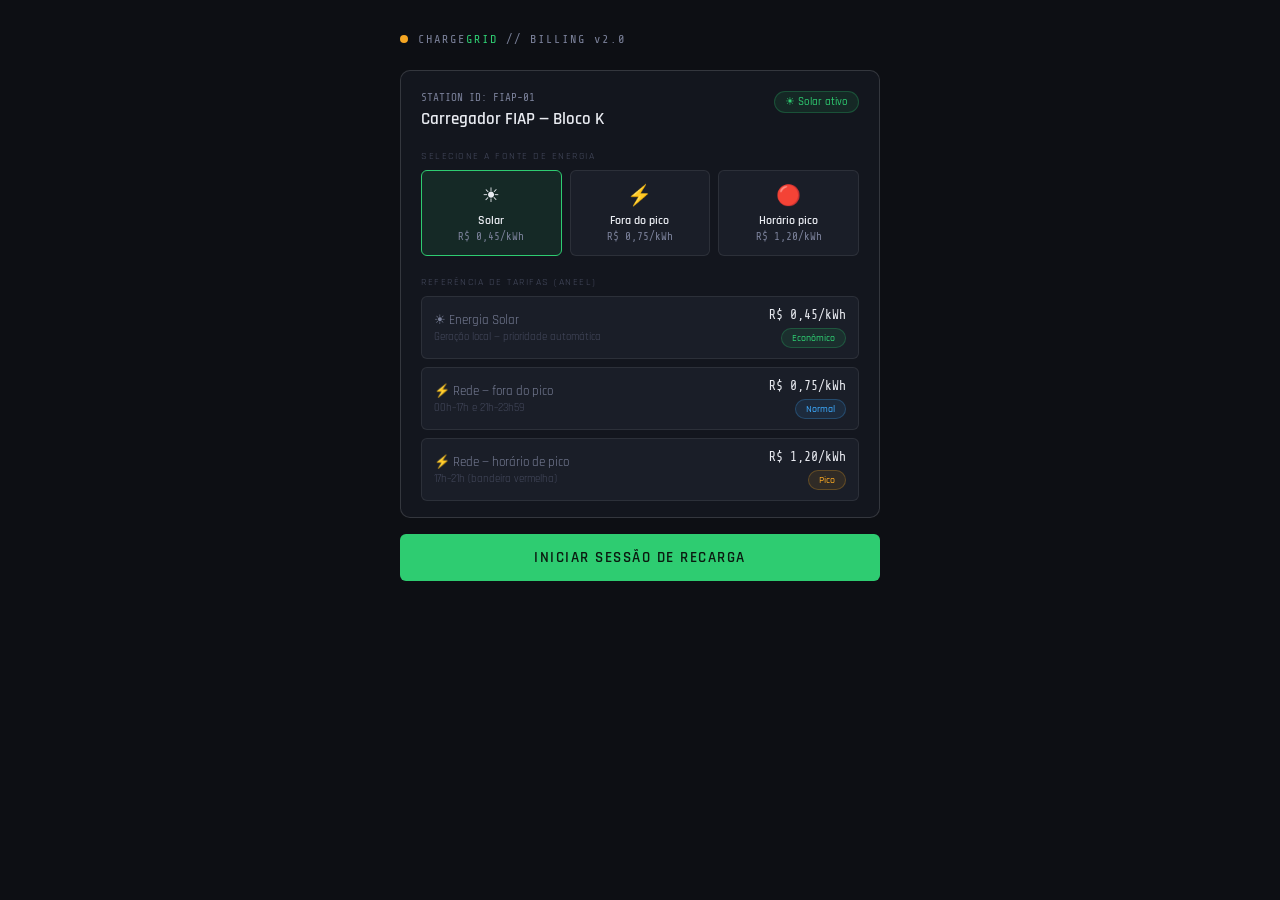
<file: chargegrid-intelligence/index.html>
<!DOCTYPE html>
<html lang="pt-BR">
<head>
  <meta charset="UTF-8" />
  <meta name="viewport" content="width=device-width, initial-scale=1.0" />
  <title>ChargeGrid — Billing PoC</title>
  <link rel="preconnect" href="https://fonts.googleapis.com" />
  <link href="https://fonts.googleapis.com/css2?family=Share+Tech+Mono&family=Rajdhani:wght@400;500;600&display=swap" rel="stylesheet" />
  <link rel="stylesheet" href="style.css" />
</head>
<body>
<div class="app">

  <div class="header">
    <div class="dot" id="statusDot"></div>
    <div class="logo">CHARGE<span>GRID</span> // BILLING v2.0</div>
  </div>

  <!-- SCREEN: IDLE -->
  <div id="screenIdle">
    <div class="card">
      <div class="charger-row">
        <div>
          <div class="station-id">STATION ID: FIAP-01</div>
          <div class="station-name">Carregador FIAP — Bloco K</div>
        </div>
        <span class="badge solar">☀ Solar ativo</span>
      </div>

      <div class="sec-label">Selecione a fonte de energia</div>
      <div class="source-options">
        <div class="source-btn selected-solar" id="btn-solar" onclick="selectSource('solar')">
          <div class="src-icon">☀</div>
          <span class="src-name">Solar</span>
          <span class="src-rate">R$ 0,45/kWh</span>
        </div>
        <div class="source-btn" id="btn-grid" onclick="selectSource('grid')">
          <div class="src-icon">⚡</div>
          <span class="src-name">Fora do pico</span>
          <span class="src-rate">R$ 0,75/kWh</span>
        </div>
        <div class="source-btn" id="btn-peak" onclick="selectSource('peak')">
          <div class="src-icon">🔴</div>
          <span class="src-name">Horário pico</span>
          <span class="src-rate">R$ 1,20/kWh</span>
        </div>
      </div>

      <div class="sec-label">Referência de tarifas (ANEEL)</div>
      <div class="tariff-row">
        <div><div class="tariff-label">☀ Energia Solar</div><div class="tariff-sub">Geração local — prioridade automática</div></div>
        <div><div class="tariff-price">R$ 0,45/kWh</div><div style="text-align:right;margin-top:4px"><span class="badge eco" style="font-size:10px">Econômico</span></div></div>
      </div>
      <div class="tariff-row">
        <div><div class="tariff-label">⚡ Rede — fora do pico</div><div class="tariff-sub">00h–17h e 21h–23h59</div></div>
        <div><div class="tariff-price">R$ 0,75/kWh</div><div style="text-align:right;margin-top:4px"><span class="badge grid" style="font-size:10px">Normal</span></div></div>
      </div>
      <div class="tariff-row" style="margin-bottom:0">
        <div><div class="tariff-label">⚡ Rede — horário de pico</div><div class="tariff-sub">17h–21h (bandeira vermelha)</div></div>
        <div><div class="tariff-price">R$ 1,20/kWh</div><div style="text-align:right;margin-top:4px"><span class="badge peak" style="font-size:10px">Pico</span></div></div>
      </div>
    </div>
    <button class="btn start" id="startBtn" onclick="startSession()">INICIAR SESSÃO DE RECARGA</button>
  </div>

  <!-- SCREEN: ACTIVE -->
  <div id="screenActive" class="hidden">
    <div class="card">
      <div class="charger-row">
        <div>
          <div class="station-id">SESSÃO ATIVA — <span id="sessionId">---</span></div>
          <div class="station-name">Carregador FIAP — Bloco K</div>
        </div>
        <div style="display:flex;flex-direction:column;align-items:flex-end;gap:5px">
          <span class="badge" id="activeBadge">---</span>
          <span class="badge" id="activeTariffBadge">---</span>
        </div>
      </div>
      <div class="metrics">
        <div class="metric">
          <div class="metric-label">Consumo</div>
          <div class="metric-val green" id="kwh">0.000</div>
          <div class="metric-unit">kWh</div>
        </div>
        <div class="metric">
          <div class="metric-label">Duração</div>
          <div class="metric-val" id="timer">00:00</div>
          <div class="metric-unit">hh:mm</div>
        </div>
        <div class="metric">
          <div class="metric-label">Custo atual</div>
          <div class="metric-val big green" id="cost">R$0,00</div>
          <div class="metric-unit" id="rateLabel">---</div>
        </div>
      </div>
      <div class="sec-label">Bateria do veículo</div>
      <div class="prog-bar"><div class="prog-fill" id="batBar" style="width:20%"></div></div>
      <div class="prog-labels"><span>20% inicial</span><span id="batPct">20%</span><span>100% máx</span></div>
      <div class="tariff-row" style="margin-bottom:0">
        <div class="tariff-label">Potência instantânea</div>
        <div class="tariff-price">7,4 kW (AC)</div>
      </div>
    </div>
    <button class="btn stop" onclick="stopSession()">ENCERRAR E GERAR RECIBO</button>
  </div>

  <!-- SCREEN: RECEIPT -->
  <div id="screenReceipt" class="hidden">
    <div class="card">
      <div class="receipt-title">Recibo de recarga // ChargeGrid</div>
      <div class="receipt-row"><span class="receipt-key">Sessão</span><span class="receipt-val" id="rSessionId">---</span></div>
      <div class="receipt-row"><span class="receipt-key">Estação</span><span class="receipt-val">FIAP-01 / Bloco K</span></div>
      <div class="receipt-row"><span class="receipt-key">Fonte utilizada</span><span class="receipt-val" id="rSource">---</span></div>
      <div class="receipt-row"><span class="receipt-key">Tarifa aplicada</span><span class="receipt-val" id="rTariff">---</span></div>
      <div class="receipt-row"><span class="receipt-key">Duração</span><span class="receipt-val" id="rTime">---</span></div>
      <div class="receipt-row"><span class="receipt-key">Consumo</span><span class="receipt-val" id="rKwh">---</span></div>
      <div class="receipt-row"><span class="receipt-key">CO₂ evitado (vs gasolina)</span><span class="receipt-val" id="rCo2">---</span></div>
      <div class="receipt-total">
        <span>Total a pagar</span>
        <span class="receipt-total-val" id="rTotal">R$ 0,00</span>
      </div>
    </div>

    <div class="card">
      <div class="compare-title">Comparativo — mesmo consumo, fontes diferentes</div>
      <div class="compare-grid">
        <div class="compare-card" id="cSolar">
          <div class="cc-label">☀ Solar</div>
          <div class="cc-val" id="cSolarVal">---</div>
          <div class="cc-sub">R$ 0,45/kWh</div>
        </div>
        <div class="compare-card" id="cGrid">
          <div class="cc-label">⚡ Fora pico</div>
          <div class="cc-val" id="cGridVal">---</div>
          <div class="cc-sub">R$ 0,75/kWh</div>
        </div>
        <div class="compare-card" id="cPeak">
          <div class="cc-label">🔴 Pico</div>
          <div class="cc-val" id="cPeakVal">---</div>
          <div class="cc-sub">R$ 1,20/kWh</div>
        </div>
      </div>
      <div style="font-size:11px;color:var(--text-muted);text-align:center">
        ✦ Destaque = tarifa utilizada nesta sessão
      </div>
    </div>

    <div class="summary-grid">
      <div class="summary-card green-tint">
        <div class="summary-label green">Economia vs pico</div>
        <div class="summary-val green" id="rSaving">---</div>
        <div class="summary-sub green">usando energia solar</div>
      </div>
      <div class="summary-card normal">
        <div class="summary-label muted">Bateria final</div>
        <div class="summary-val white" id="rBat">---</div>
        <div class="summary-sub muted">% de carga</div>
      </div>
    </div>

    <button class="btn reset" onclick="resetSession()">NOVA SESSÃO</button>
  </div>

</div>
<script src="script.js"></script>
</body>
</html>
</file>
<file: chargegrid-intelligence/style.css>
*, *::before, *::after { box-sizing: border-box; margin: 0; padding: 0; }

:root {
  --bg: #0d0f14; --surface: #13161e; --surface2: #1a1e28;
  --border: rgba(255,255,255,0.08); --border2: rgba(255,255,255,0.14);
  --text: #e8eaf0; --text-muted: #7a8099; --text-dim: #454a5e;
  --green: #2ecc71; --green-bg: rgba(46,204,113,0.1); --green-border: rgba(46,204,113,0.25);
  --blue: #3da9fc; --blue-bg: rgba(61,169,252,0.1); --blue-border: rgba(61,169,252,0.25);
  --amber: #f5a623; --amber-bg: rgba(245,166,35,0.1); --amber-border: rgba(245,166,35,0.25);
  --red: #e05c5c; --radius: 10px; --radius-sm: 6px;
}

body {
  background: var(--bg); color: var(--text);
  font-family: 'Rajdhani', sans-serif;
  min-height: 100vh; display: flex;
  align-items: flex-start; justify-content: center;
  padding: 2rem 1rem;
}

.app { width: 100%; max-width: 480px; }

.header { display: flex; align-items: center; gap: 10px; margin-bottom: 1.5rem; }
.dot { width: 8px; height: 8px; border-radius: 50%; background: var(--amber); }
.dot.active { background: var(--green); animation: blink 1.2s infinite; }
@keyframes blink { 0%,100%{opacity:1} 50%{opacity:0.25} }
.logo { font-family: 'Share Tech Mono', monospace; font-size: 12px; color: var(--text-muted); letter-spacing: 2px; }
.logo span { color: var(--green); }

.card { background: var(--surface); border: 0.5px solid var(--border2); border-radius: var(--radius); padding: 1.25rem 1.25rem 1rem; margin-bottom: 1rem; }

.charger-row { display: flex; justify-content: space-between; align-items: flex-start; margin-bottom: 1.25rem; }
.station-id { font-family: 'Share Tech Mono', monospace; font-size: 11px; color: var(--text-muted); margin-bottom: 4px; }
.station-name { font-size: 17px; font-weight: 600; color: var(--text); }

.badge { display: inline-flex; align-items: center; gap: 4px; font-size: 11px; font-weight: 500; padding: 3px 10px; border-radius: 20px; }
.badge.solar { background: var(--green-bg); color: var(--green); border: 0.5px solid var(--green-border); }
.badge.grid  { background: var(--blue-bg);  color: var(--blue);  border: 0.5px solid var(--blue-border); }
.badge.peak  { background: var(--amber-bg); color: var(--amber); border: 0.5px solid var(--amber-border); }
.badge.eco   { background: var(--green-bg); color: var(--green); border: 0.5px solid var(--green-border); }

.source-options { display: grid; grid-template-columns: repeat(3, 1fr); gap: 8px; margin-bottom: 1.25rem; }
.source-btn {
  background: var(--surface2); border: 0.5px solid var(--border);
  border-radius: var(--radius-sm); padding: 12px 8px;
  cursor: pointer; text-align: center;
  transition: border-color 0.2s, background 0.2s;
}
.source-btn:hover { border-color: var(--border2); }
.source-btn.selected-solar { border-color: var(--green); background: var(--green-bg); }
.source-btn.selected-grid  { border-color: var(--blue);  background: var(--blue-bg); }
.source-btn.selected-peak  { border-color: var(--amber); background: var(--amber-bg); }
.source-btn .src-icon { font-size: 20px; margin-bottom: 4px; }
.source-btn .src-name { font-size: 12px; font-weight: 600; color: var(--text); display: block; }
.source-btn .src-rate { font-family: 'Share Tech Mono', monospace; font-size: 11px; color: var(--text-muted); display: block; margin-top: 2px; }

.sec-label { font-size: 10px; color: var(--text-dim); letter-spacing: 1.5px; text-transform: uppercase; margin-bottom: 8px; }

.tariff-row { background: var(--surface2); border: 0.5px solid var(--border); border-radius: var(--radius-sm); padding: 10px 12px; display: flex; align-items: center; justify-content: space-between; margin-bottom: 8px; }
.tariff-label { font-size: 13px; color: var(--text-muted); }
.tariff-sub   { font-size: 11px; color: var(--text-dim); margin-top: 2px; }
.tariff-price { font-family: 'Share Tech Mono', monospace; font-size: 13px; color: var(--text); text-align: right; }

.metrics { display: grid; grid-template-columns: repeat(3, 1fr); gap: 8px; margin-bottom: 1.25rem; }
.metric { background: var(--surface2); border: 0.5px solid var(--border); border-radius: var(--radius-sm); padding: 12px 10px; }
.metric-label { font-size: 10px; color: var(--text-muted); letter-spacing: 1px; text-transform: uppercase; margin-bottom: 6px; }
.metric-val { font-family: 'Share Tech Mono', monospace; font-size: 20px; color: var(--text); }
.metric-val.green { color: var(--green); }
.metric-val.big   { font-size: 22px; }
.metric-unit { font-size: 10px; color: var(--text-dim); margin-top: 3px; }

.prog-bar { background: var(--surface2); border-radius: 4px; height: 5px; overflow: hidden; margin-bottom: 4px; }
.prog-fill { height: 100%; border-radius: 4px; background: var(--green); transition: width 0.5s linear; }
.prog-labels { display: flex; justify-content: space-between; font-family: 'Share Tech Mono', monospace; font-size: 11px; color: var(--text-muted); margin-bottom: 1.25rem; }

.btn { width: 100%; padding: 14px; border-radius: var(--radius-sm); font-family: 'Rajdhani', sans-serif; font-size: 15px; font-weight: 600; letter-spacing: 1.5px; cursor: pointer; border: none; transition: opacity 0.15s, transform 0.1s; margin-bottom: 8px; }
.btn:active   { transform: scale(0.98); }
.btn:disabled { opacity: 0.35; cursor: not-allowed; }
.btn.start { background: var(--green); color: #0a1a10; }
.btn.stop  { background: var(--red);   color: #fff; }
.btn.reset { background: var(--surface2); color: var(--text); border: 0.5px solid var(--border2); }

.receipt-title { font-family: 'Share Tech Mono', monospace; font-size: 10px; color: var(--text-muted); letter-spacing: 2px; text-transform: uppercase; margin-bottom: 1rem; }
.receipt-row { display: flex; justify-content: space-between; align-items: center; padding: 8px 0; border-bottom: 0.5px solid var(--border); font-size: 14px; }
.receipt-row:last-of-type { border-bottom: none; }
.receipt-key { color: var(--text-muted); }
.receipt-val { font-family: 'Share Tech Mono', monospace; color: var(--text); text-align: right; }
.receipt-total { display: flex; justify-content: space-between; align-items: center; margin-top: 12px; padding-top: 12px; border-top: 0.5px solid var(--border2); font-size: 18px; font-weight: 600; }
.receipt-total-val { font-family: 'Share Tech Mono', monospace; color: var(--green); }

.compare-title { font-family: 'Share Tech Mono', monospace; font-size: 10px; color: var(--text-muted); letter-spacing: 2px; text-transform: uppercase; margin-bottom: 10px; }
.compare-grid { display: grid; grid-template-columns: repeat(3, 1fr); gap: 8px; margin-bottom: 1rem; }
.compare-card { background: var(--surface2); border: 0.5px solid var(--border); border-radius: var(--radius-sm); padding: 12px 8px; text-align: center; }
.compare-card.winner { border-color: var(--green); background: var(--green-bg); }
.compare-card .cc-label { font-size: 10px; color: var(--text-muted); text-transform: uppercase; letter-spacing: 1px; margin-bottom: 6px; }
.compare-card .cc-val { font-family: 'Share Tech Mono', monospace; font-size: 16px; color: var(--text); }
.compare-card.winner .cc-val { color: var(--green); }
.compare-card .cc-sub { font-size: 10px; color: var(--text-dim); margin-top: 4px; }
.compare-card.winner .cc-sub { color: var(--green); }

.summary-grid { display: grid; grid-template-columns: 1fr 1fr; gap: 8px; margin-bottom: 1rem; }
.summary-card { padding: 12px; border-radius: var(--radius-sm); border: 0.5px solid var(--border); }
.summary-card.green-tint { background: var(--green-bg); border-color: var(--green-border); }
.summary-card.normal     { background: var(--surface); }
.summary-label { font-size: 10px; letter-spacing: 1px; text-transform: uppercase; margin-bottom: 6px; }
.summary-label.green { color: var(--green); }
.summary-label.muted { color: var(--text-muted); }
.summary-val { font-family: 'Share Tech Mono', monospace; font-size: 20px; }
.summary-val.green { color: var(--green); }
.summary-val.white { color: var(--text); }
.summary-sub { font-size: 11px; margin-top: 2px; }
.summary-sub.green { color: var(--green); }
.summary-sub.muted { color: var(--text-dim); }

.hidden { display: none !important; }
</file>
